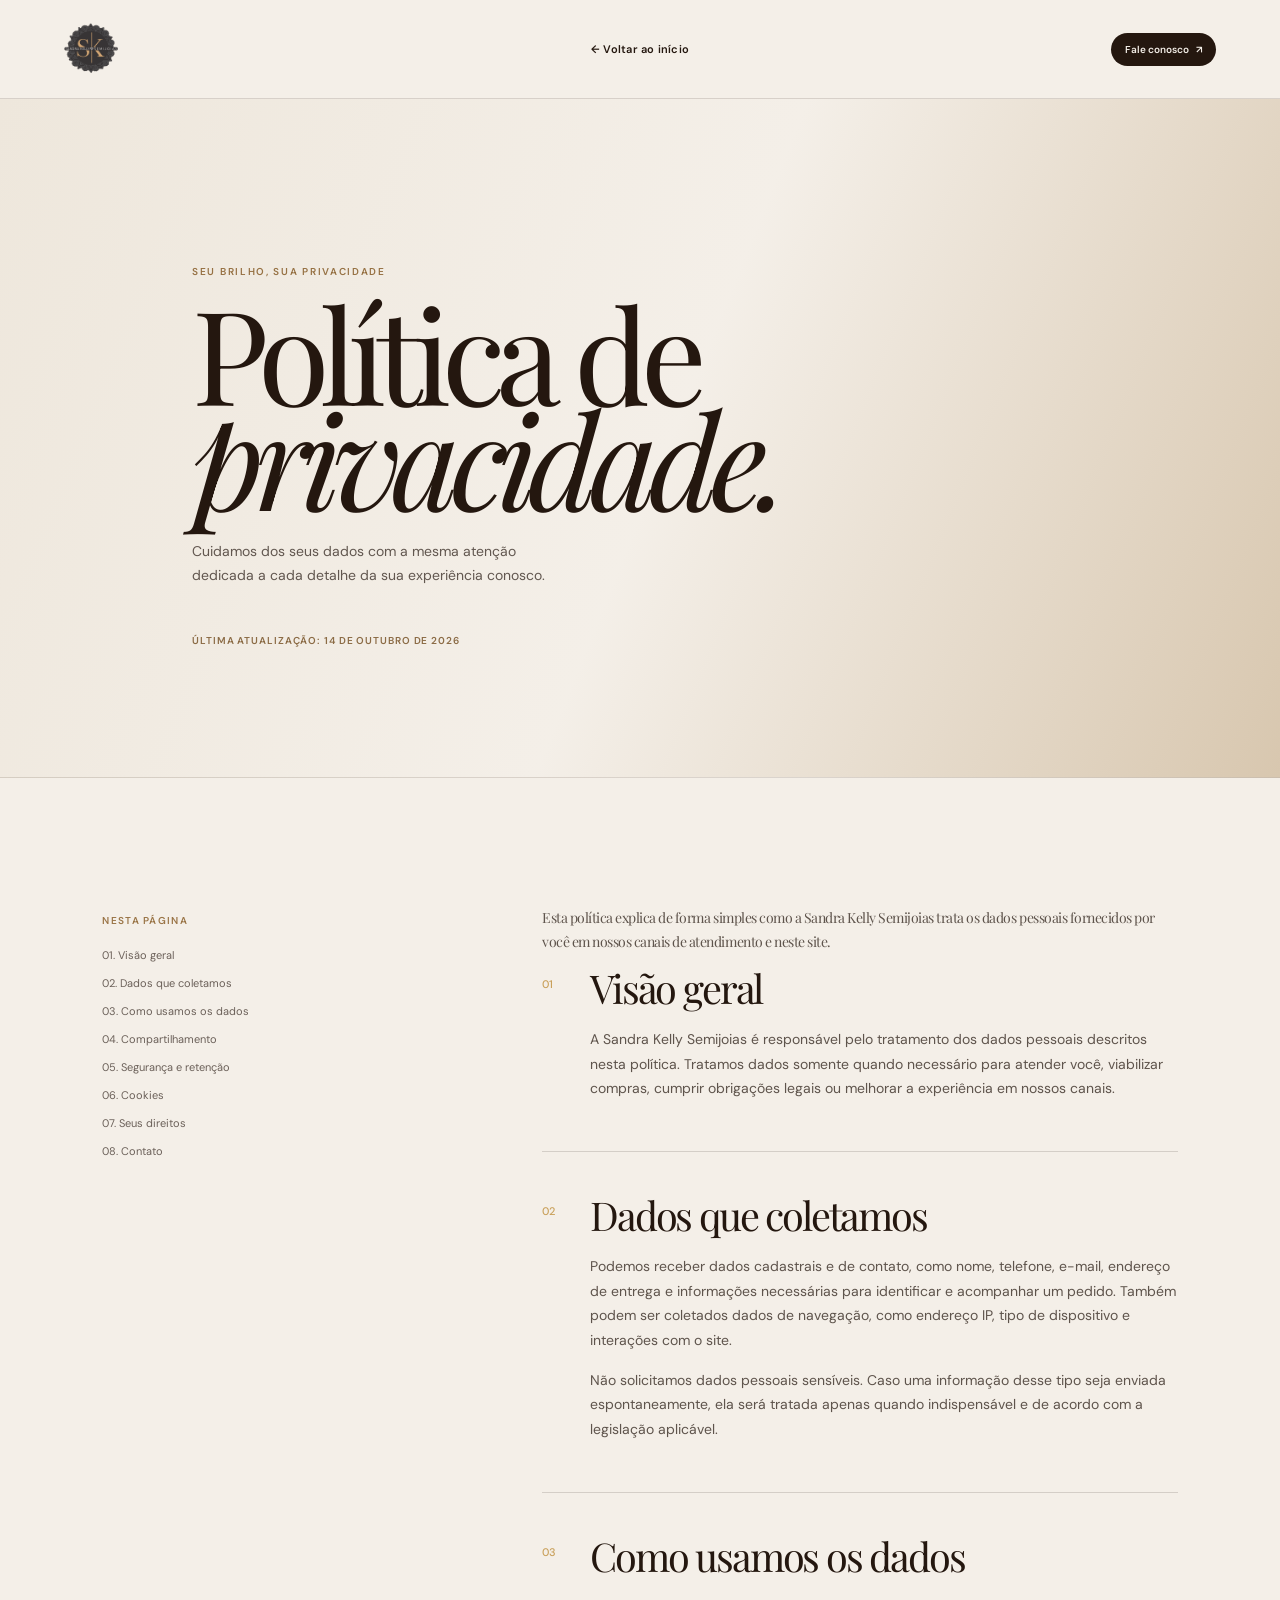
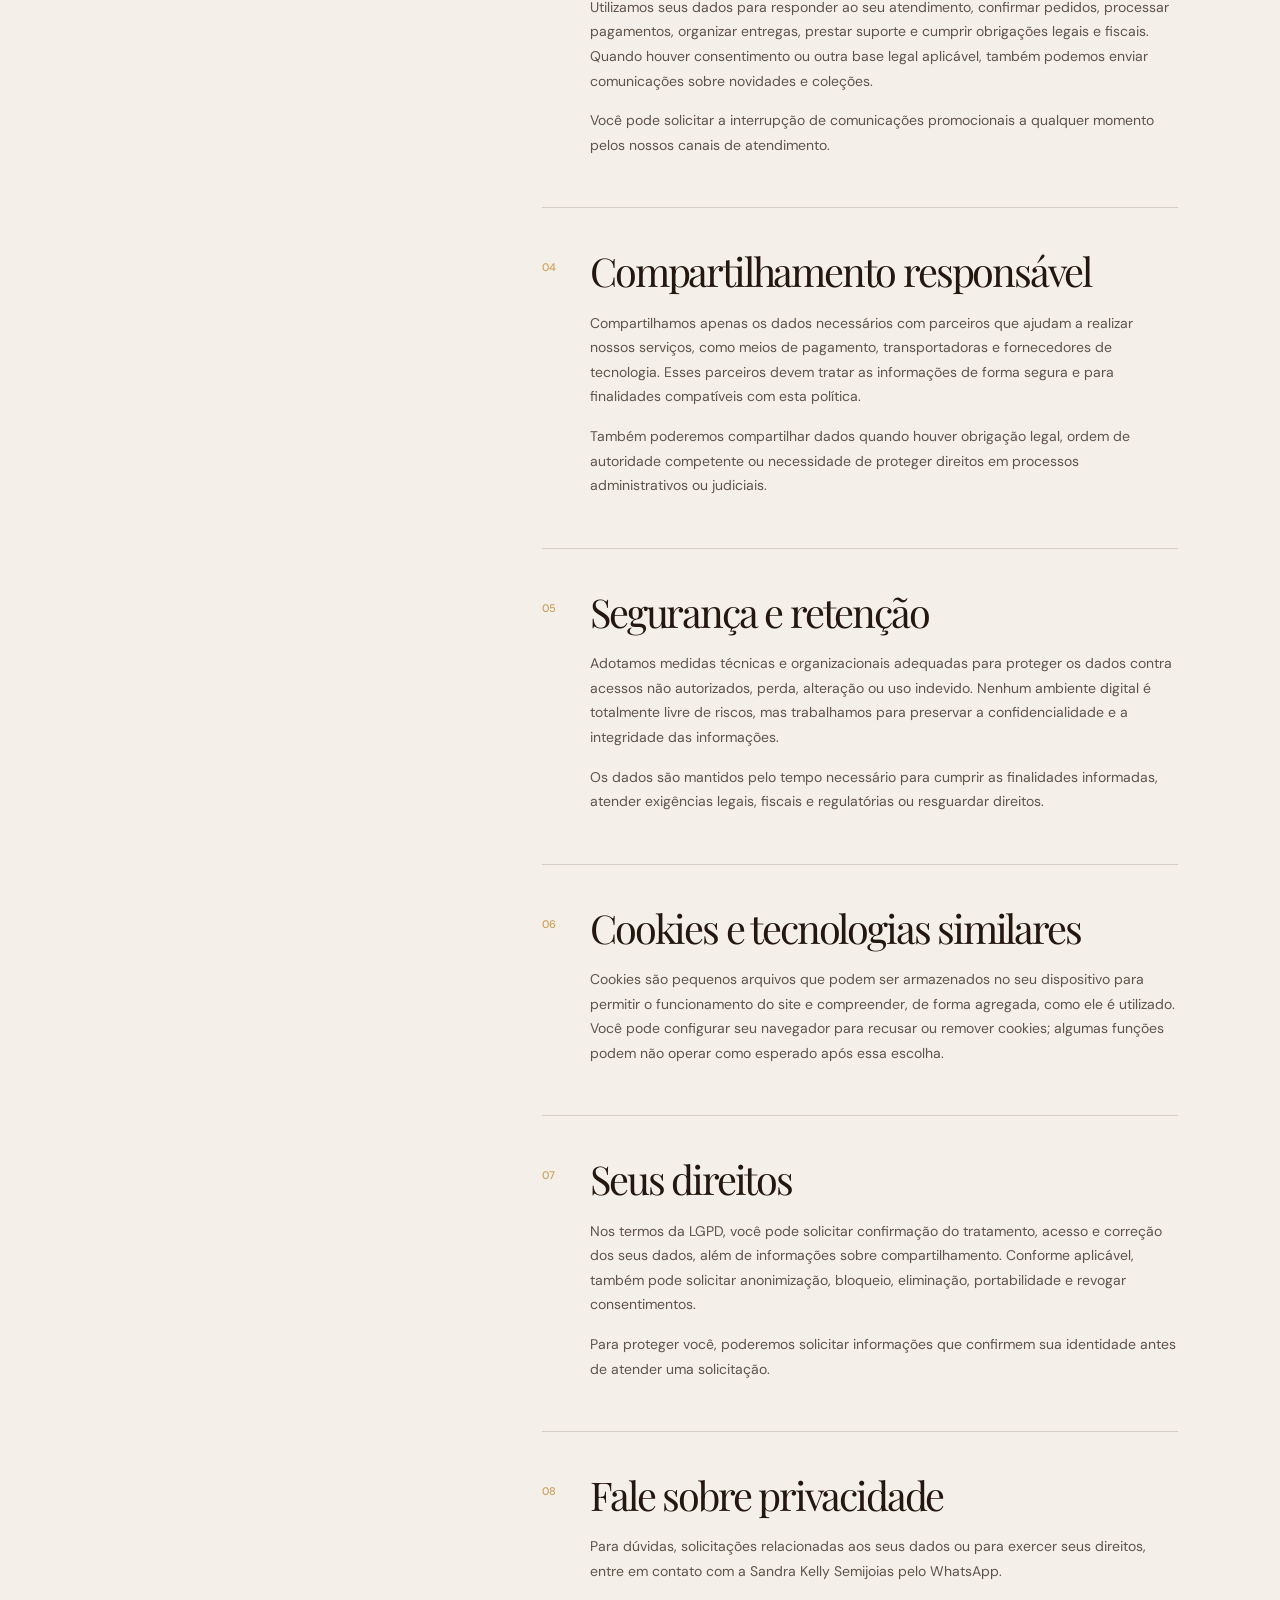
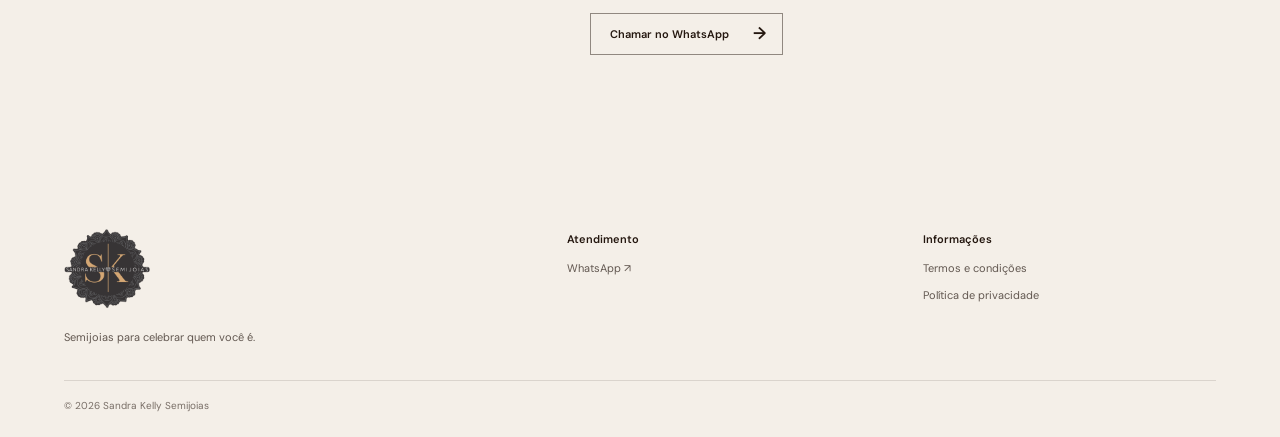
<file: privacidade.html>
<!doctype html>
<html lang="pt-BR">
  <head>
    <meta charset="UTF-8" />
    <meta name="viewport" content="width=device-width, initial-scale=1.0, viewport-fit=cover" />
    <meta name="description" content="Política de privacidade da Sandra Kelly Semijoias." />
    <title>Política de Privacidade | Sandra Kelly Semijoias</title>
    <link rel="preconnect" href="https://fonts.googleapis.com" />
    <link rel="preconnect" href="https://fonts.gstatic.com" crossorigin />
    <link href="https://fonts.googleapis.com/css2?family=DM+Sans:wght@400;500;600&family=Playfair+Display:ital,wght@0,400;0,500;1,400&display=swap" rel="stylesheet" />
    <link rel="icon" type="image/png" href="assets/logo-sandra.png" />
    <link rel="stylesheet" href="styles.css" />
  </head>
  <body class="terms-page">
    <header class="terms-header">
      <a class="brand" href="index.html" aria-label="Sandra Kelly Semijoias, página inicial">
        <img src="assets/logo-sandra.png" alt="Sandra Kelly Semijoias" />
      </a>
      <a class="terms-header__back" href="index.html">← Voltar ao início</a>
      <a class="contact" href="https://wa.me/5533998003274" target="_blank" rel="noreferrer">Fale conosco <span aria-hidden="true">↗</span></a>
    </header>

    <main>
      <section class="terms-hero privacy-hero" aria-labelledby="privacy-title">
        <p class="eyebrow eyebrow--dark">Seu brilho, sua privacidade</p>
        <h1 id="privacy-title">Política de<br /><em>privacidade.</em></h1>
        <p>Cuidamos dos seus dados com a mesma atenção dedicada a cada detalhe da sua experiência conosco.</p>
        <time datetime="2026-10-14">Última atualização: 14 de outubro de 2026</time>
      </section>

      <section class="terms-layout">
        <aside class="terms-index" aria-label="Nesta página">
          <p>Nesta página</p>
          <a href="#visao-geral">01. Visão geral</a>
          <a href="#coleta">02. Dados que coletamos</a>
          <a href="#uso">03. Como usamos os dados</a>
          <a href="#compartilhamento">04. Compartilhamento</a>
          <a href="#seguranca">05. Segurança e retenção</a>
          <a href="#cookies">06. Cookies</a>
          <a href="#direitos">07. Seus direitos</a>
          <a href="#contato">08. Contato</a>
        </aside>

        <article class="terms-content">
          <p class="terms-lead">Esta política explica de forma simples como a Sandra Kelly Semijoias trata os dados pessoais fornecidos por você em nossos canais de atendimento e neste site.</p>

          <section id="visao-geral">
            <span>01</span>
            <h2>Visão geral</h2>
            <p>A Sandra Kelly Semijoias é responsável pelo tratamento dos dados pessoais descritos nesta política. Tratamos dados somente quando necessário para atender você, viabilizar compras, cumprir obrigações legais ou melhorar a experiência em nossos canais.</p>
          </section>

          <section id="coleta">
            <span>02</span>
            <h2>Dados que coletamos</h2>
            <p>Podemos receber dados cadastrais e de contato, como nome, telefone, e-mail, endereço de entrega e informações necessárias para identificar e acompanhar um pedido. Também podem ser coletados dados de navegação, como endereço IP, tipo de dispositivo e interações com o site.</p>
            <p>Não solicitamos dados pessoais sensíveis. Caso uma informação desse tipo seja enviada espontaneamente, ela será tratada apenas quando indispensável e de acordo com a legislação aplicável.</p>
          </section>

          <section id="uso">
            <span>03</span>
            <h2>Como usamos os dados</h2>
            <p>Utilizamos seus dados para responder ao seu atendimento, confirmar pedidos, processar pagamentos, organizar entregas, prestar suporte e cumprir obrigações legais e fiscais. Quando houver consentimento ou outra base legal aplicável, também podemos enviar comunicações sobre novidades e coleções.</p>
            <p>Você pode solicitar a interrupção de comunicações promocionais a qualquer momento pelos nossos canais de atendimento.</p>
          </section>

          <section id="compartilhamento">
            <span>04</span>
            <h2>Compartilhamento responsável</h2>
            <p>Compartilhamos apenas os dados necessários com parceiros que ajudam a realizar nossos serviços, como meios de pagamento, transportadoras e fornecedores de tecnologia. Esses parceiros devem tratar as informações de forma segura e para finalidades compatíveis com esta política.</p>
            <p>Também poderemos compartilhar dados quando houver obrigação legal, ordem de autoridade competente ou necessidade de proteger direitos em processos administrativos ou judiciais.</p>
          </section>

          <section id="seguranca">
            <span>05</span>
            <h2>Segurança e retenção</h2>
            <p>Adotamos medidas técnicas e organizacionais adequadas para proteger os dados contra acessos não autorizados, perda, alteração ou uso indevido. Nenhum ambiente digital é totalmente livre de riscos, mas trabalhamos para preservar a confidencialidade e a integridade das informações.</p>
            <p>Os dados são mantidos pelo tempo necessário para cumprir as finalidades informadas, atender exigências legais, fiscais e regulatórias ou resguardar direitos.</p>
          </section>

          <section id="cookies">
            <span>06</span>
            <h2>Cookies e tecnologias similares</h2>
            <p>Cookies são pequenos arquivos que podem ser armazenados no seu dispositivo para permitir o funcionamento do site e compreender, de forma agregada, como ele é utilizado. Você pode configurar seu navegador para recusar ou remover cookies; algumas funções podem não operar como esperado após essa escolha.</p>
          </section>

          <section id="direitos">
            <span>07</span>
            <h2>Seus direitos</h2>
            <p>Nos termos da LGPD, você pode solicitar confirmação do tratamento, acesso e correção dos seus dados, além de informações sobre compartilhamento. Conforme aplicável, também pode solicitar anonimização, bloqueio, eliminação, portabilidade e revogar consentimentos.</p>
            <p>Para proteger você, poderemos solicitar informações que confirmem sua identidade antes de atender uma solicitação.</p>
          </section>

          <section id="contato">
            <span>08</span>
            <h2>Fale sobre privacidade</h2>
            <p>Para dúvidas, solicitações relacionadas aos seus dados ou para exercer seus direitos, entre em contato com a Sandra Kelly Semijoias pelo WhatsApp.</p>
            <a class="button terms-contact" href="https://wa.me/5533998003274" target="_blank" rel="noreferrer">Chamar no WhatsApp <span aria-hidden="true">→</span></a>
          </section>
        </article>
      </section>
    </main>

    <footer class="footer terms-footer">
      <div class="footer__brand">
        <a class="brand" href="index.html"><img src="assets/logo-sandra.png" alt="Sandra Kelly Semijoias" /></a>
        <p>Semijoias para celebrar quem você é.</p>
      </div>
      <div class="footer__column">
        <h3>Atendimento</h3>
        <a href="https://wa.me/5533998003274" target="_blank" rel="noreferrer">WhatsApp ↗</a>
      </div>
      <nav class="footer__column" aria-label="Informações">
        <h3>Informações</h3>
        <a class="footer__terms" href="termos.html">Termos e condições</a>
        <a class="footer__privacy" href="privacidade.html">Política de privacidade</a>
      </nav>
      <div class="footer__bottom">
        <small>© <span id="year"></span> Sandra Kelly Semijoias</small>
      </div>
    </footer>
    <script>document.getElementById('year').textContent = new Date().getFullYear();</script>
  </body>
</html>
</file>
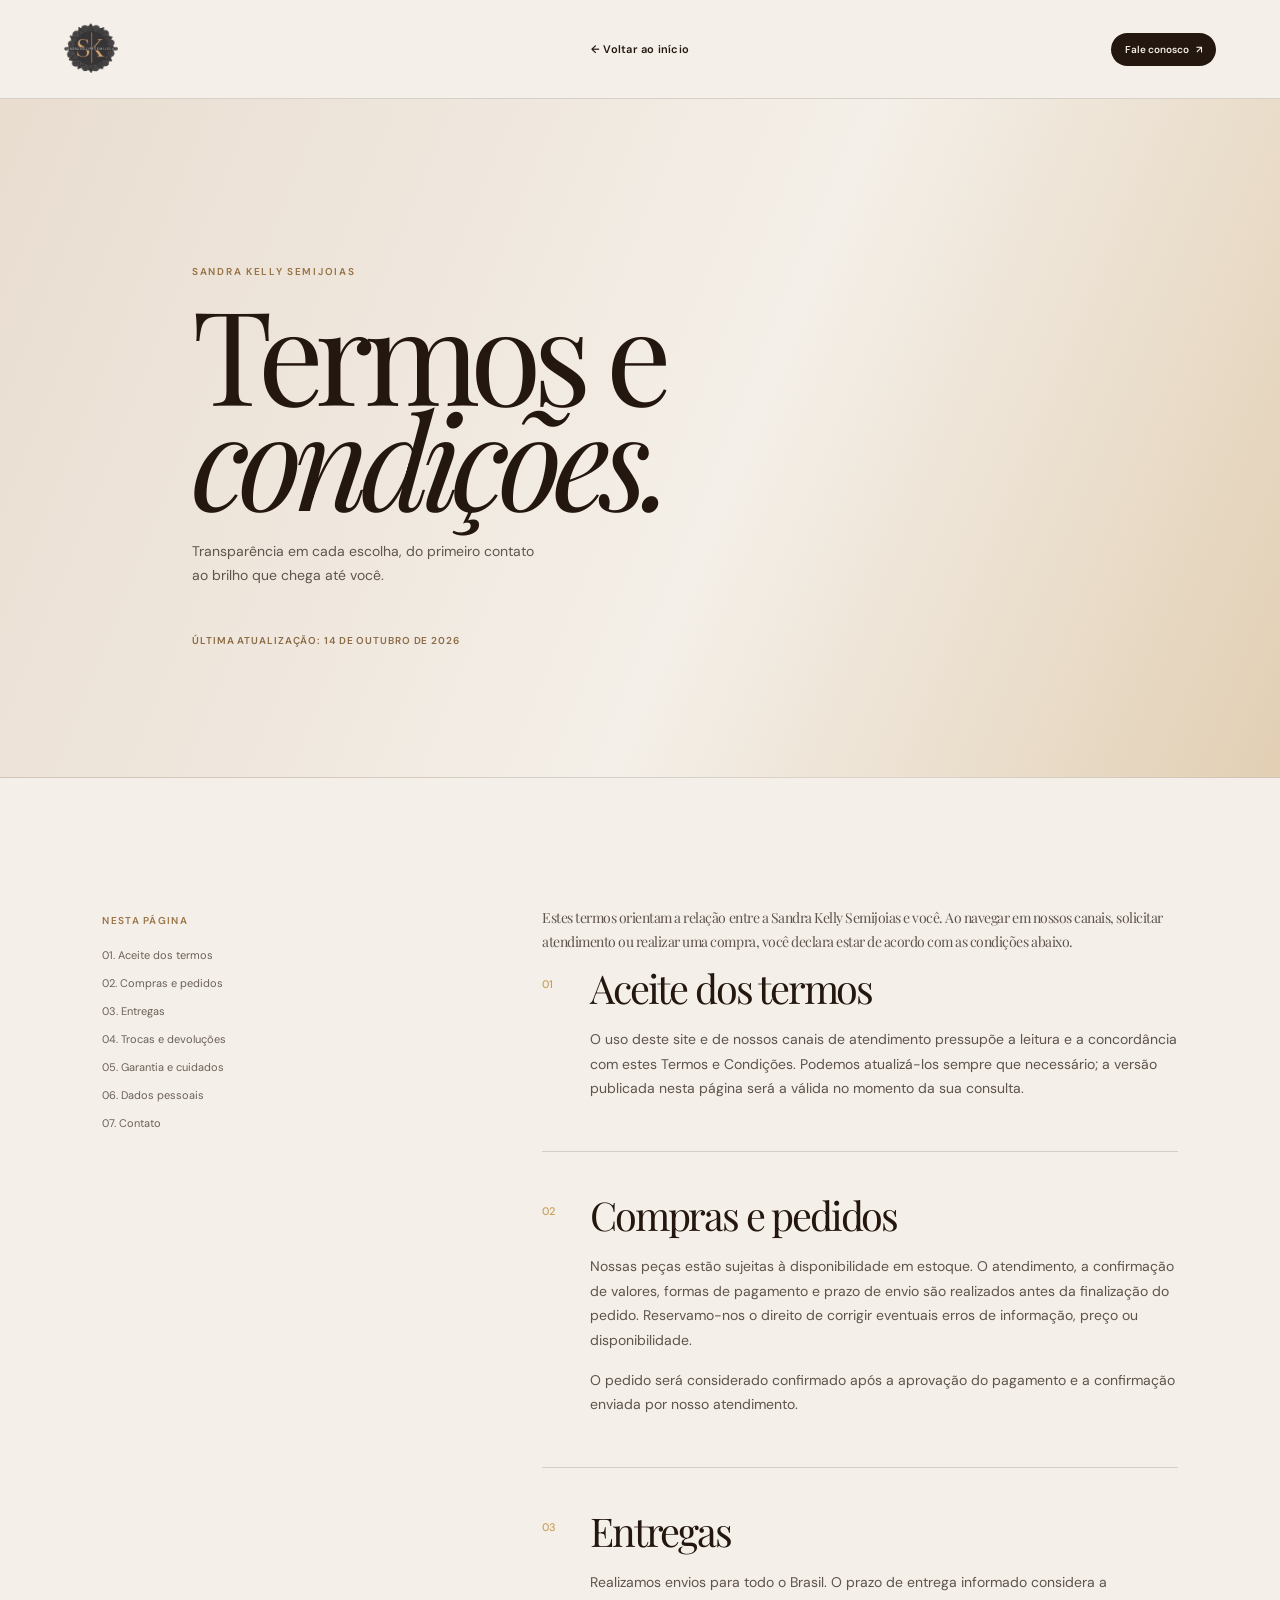
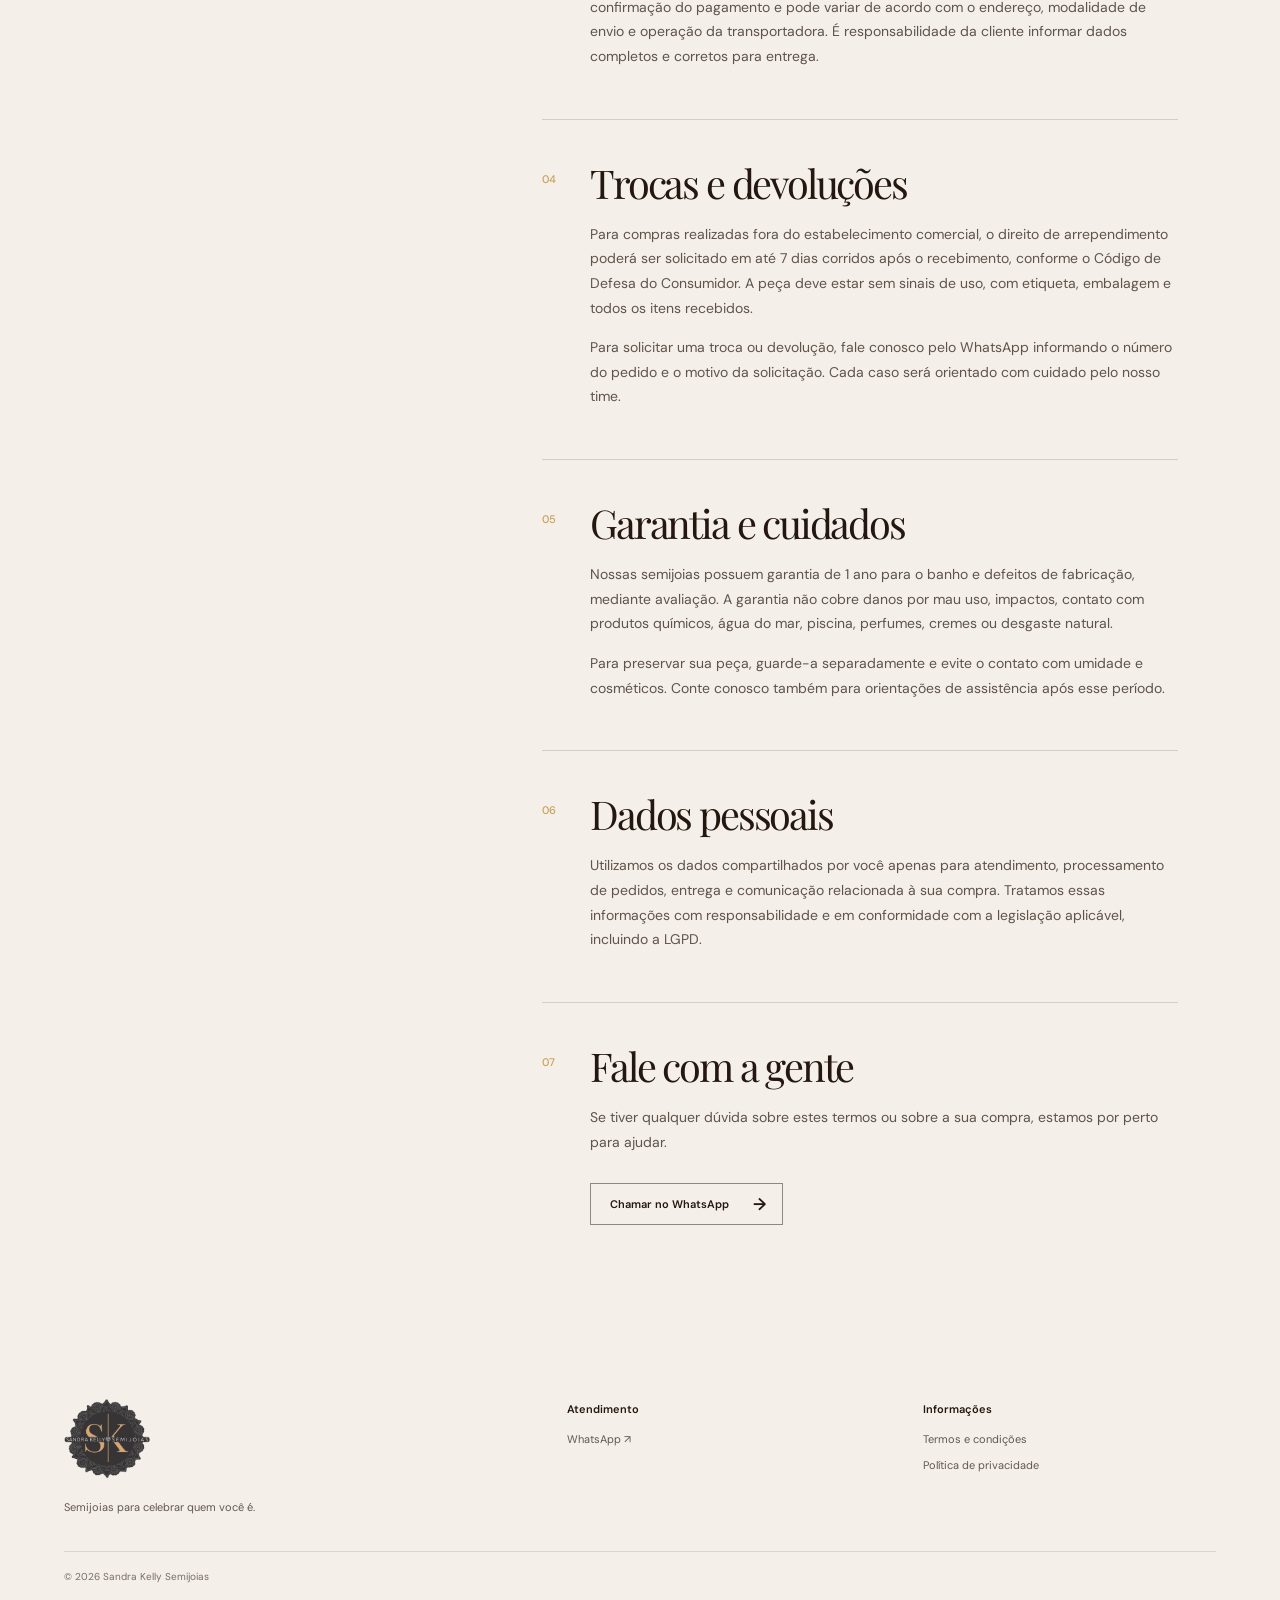
<file: termos.html>
<!doctype html>
<html lang="pt-BR">
  <head>
    <meta charset="UTF-8" />
    <meta name="viewport" content="width=device-width, initial-scale=1.0, viewport-fit=cover" />
    <meta name="description" content="Termos e condições de uso da Sandra Kelly Semijoias." />
    <title>Termos e condições | Sandra Kelly Semijoias</title>
    <link rel="preconnect" href="https://fonts.googleapis.com" />
    <link rel="preconnect" href="https://fonts.gstatic.com" crossorigin />
    <link href="https://fonts.googleapis.com/css2?family=DM+Sans:wght@400;500;600&family=Playfair+Display:ital,wght@0,400;0,500;1,400&display=swap" rel="stylesheet" />
    <link rel="icon" type="image/png" href="assets/logo-sandra.png" />
    <link rel="stylesheet" href="styles.css" />
  </head>
  <body class="terms-page">
    <header class="terms-header">
      <a class="brand" href="index.html" aria-label="Sandra Kelly Semijoias, página inicial">
        <img src="assets/logo-sandra.png" alt="Sandra Kelly Semijoias" />
      </a>
      <a class="terms-header__back" href="index.html">← Voltar ao início</a>
      <a class="contact" href="https://wa.me/5533998003274" target="_blank" rel="noreferrer">Fale conosco <span aria-hidden="true">↗</span></a>
    </header>

    <main>
      <section class="terms-hero" aria-labelledby="terms-title">
        <p class="eyebrow eyebrow--dark">Sandra Kelly Semijoias</p>
        <h1 id="terms-title">Termos e<br /><em>condições.</em></h1>
        <p>Transparência em cada escolha, do primeiro contato ao brilho que chega até você.</p>
        <time datetime="2026-10-14">Última atualização: 14 de outubro de 2026</time>
      </section>

      <section class="terms-layout">
        <aside class="terms-index" aria-label="Nesta página">
          <p>Nesta página</p>
          <a href="#aceite">01. Aceite dos termos</a>
          <a href="#compras">02. Compras e pedidos</a>
          <a href="#entregas">03. Entregas</a>
          <a href="#trocas">04. Trocas e devoluções</a>
          <a href="#garantia">05. Garantia e cuidados</a>
          <a href="#dados">06. Dados pessoais</a>
          <a href="#contato">07. Contato</a>
        </aside>

        <article class="terms-content">
          <p class="terms-lead">Estes termos orientam a relação entre a Sandra Kelly Semijoias e você. Ao navegar em nossos canais, solicitar atendimento ou realizar uma compra, você declara estar de acordo com as condições abaixo.</p>

          <section id="aceite">
            <span>01</span>
            <h2>Aceite dos termos</h2>
            <p>O uso deste site e de nossos canais de atendimento pressupõe a leitura e a concordância com estes Termos e Condições. Podemos atualizá-los sempre que necessário; a versão publicada nesta página será a válida no momento da sua consulta.</p>
          </section>

          <section id="compras">
            <span>02</span>
            <h2>Compras e pedidos</h2>
            <p>Nossas peças estão sujeitas à disponibilidade em estoque. O atendimento, a confirmação de valores, formas de pagamento e prazo de envio são realizados antes da finalização do pedido. Reservamo-nos o direito de corrigir eventuais erros de informação, preço ou disponibilidade.</p>
            <p>O pedido será considerado confirmado após a aprovação do pagamento e a confirmação enviada por nosso atendimento.</p>
          </section>

          <section id="entregas">
            <span>03</span>
            <h2>Entregas</h2>
            <p>Realizamos envios para todo o Brasil. O prazo de entrega informado considera a confirmação do pagamento e pode variar de acordo com o endereço, modalidade de envio e operação da transportadora. É responsabilidade da cliente informar dados completos e corretos para entrega.</p>
          </section>

          <section id="trocas">
            <span>04</span>
            <h2>Trocas e devoluções</h2>
            <p>Para compras realizadas fora do estabelecimento comercial, o direito de arrependimento poderá ser solicitado em até 7 dias corridos após o recebimento, conforme o Código de Defesa do Consumidor. A peça deve estar sem sinais de uso, com etiqueta, embalagem e todos os itens recebidos.</p>
            <p>Para solicitar uma troca ou devolução, fale conosco pelo WhatsApp informando o número do pedido e o motivo da solicitação. Cada caso será orientado com cuidado pelo nosso time.</p>
          </section>

          <section id="garantia">
            <span>05</span>
            <h2>Garantia e cuidados</h2>
            <p>Nossas semijoias possuem garantia de 1 ano para o banho e defeitos de fabricação, mediante avaliação. A garantia não cobre danos por mau uso, impactos, contato com produtos químicos, água do mar, piscina, perfumes, cremes ou desgaste natural.</p>
            <p>Para preservar sua peça, guarde-a separadamente e evite o contato com umidade e cosméticos. Conte conosco também para orientações de assistência após esse período.</p>
          </section>

          <section id="dados">
            <span>06</span>
            <h2>Dados pessoais</h2>
            <p>Utilizamos os dados compartilhados por você apenas para atendimento, processamento de pedidos, entrega e comunicação relacionada à sua compra. Tratamos essas informações com responsabilidade e em conformidade com a legislação aplicável, incluindo a LGPD.</p>
          </section>

          <section id="contato">
            <span>07</span>
            <h2>Fale com a gente</h2>
            <p>Se tiver qualquer dúvida sobre estes termos ou sobre a sua compra, estamos por perto para ajudar.</p>
            <a class="button terms-contact" href="https://wa.me/5533998003274" target="_blank" rel="noreferrer">Chamar no WhatsApp <span aria-hidden="true">→</span></a>
          </section>
        </article>
      </section>
    </main>

    <footer class="footer terms-footer">
      <div class="footer__brand">
        <a class="brand" href="index.html"><img src="assets/logo-sandra.png" alt="Sandra Kelly Semijoias" /></a>
        <p>Semijoias para celebrar quem você é.</p>
      </div>
      <div class="footer__column">
        <h3>Atendimento</h3>
        <a href="https://wa.me/5533998003274" target="_blank" rel="noreferrer">WhatsApp ↗</a>
      </div>
      <nav class="footer__column" aria-label="Informações">
        <h3>Informações</h3>
        <a class="footer__terms" href="termos.html">Termos e condições</a>
        <a class="footer__privacy" href="privacidade.html">Política de privacidade</a>
      </nav>
      <div class="footer__bottom">
        <small>© <span id="year"></span> Sandra Kelly Semijoias</small>
      </div>
    </footer>
    <script>document.getElementById('year').textContent = new Date().getFullYear();</script>
  </body>
</html>
</file>
<file: styles.css>
:root {
  --cream: #f4efe8;
  --ink: #24170f;
  --gold: #c9a05a;
  --photo-bridge-height: clamp(340px, 39vw, 600px);
}

* { box-sizing: border-box; }
html { scroll-behavior: smooth; scroll-padding-top: 24px; }
body { margin: 0; color: var(--cream); background: var(--ink); font-family: "DM Sans", Arial, sans-serif; }
a { color: inherit; text-decoration: none; }
img { max-width: 100%; }
button { font: inherit; }
a, button { -webkit-tap-highlight-color: transparent; }
a:focus-visible, button:focus-visible { outline: 2px solid var(--gold); outline-offset: 5px; }
.section > *, .collections__heading > *, .terms-layout > *, .footer > * { min-width: 0; }
.menu-toggle { display: none; }
.nav[hidden] { display: none; }

.hero {
  isolation: isolate;
  min-height: 90svh;
  padding: 30px clamp(24px, 5vw, 80px) 27px;
  display: flex;
  flex-direction: column;
  position: relative;
  overflow: hidden;
}

.hero__photo, .hero__veil { position: absolute; inset: 0; z-index: -2; }
.hero__photo {
  background: #422718 url("https://images.unsplash.com/photo-1611085583191-a3b181a88401?auto=format&fit=crop&w=2200&q=90") center 38% / cover no-repeat;
  filter: saturate(.65) contrast(1.05);
  transform: scale(1.012);
}
.hero__veil {
  z-index: -1;
  background: linear-gradient(90deg, rgba(22, 12, 7, .79) 0%, rgba(31, 17, 10, .48) 40%, rgba(21, 10, 5, .08) 76%), linear-gradient(0deg, rgba(18, 9, 5, .48), transparent 35%);
}

.topbar { display: grid; grid-template-columns: 1fr auto 1fr; align-items: center; gap: 24px; border: 1px solid rgba(244,239,232,.43); border-radius: 100px; padding: 12px 17px 12px 24px; backdrop-filter: blur(5px); }
.brand { display: flex; align-items: center; width: 54px; }
.brand img { display: block; width: 100%; height: auto; }
.nav { display: flex; gap: clamp(16px, 2.8vw, 42px); font-size: 11px; }
.nav a { opacity: .72; transition: opacity .2s; }.nav a:hover, .nav__active { opacity: 1 !important; }
.contact { justify-self: end; border-radius: 30px; background: var(--cream); color: var(--ink); padding: 10px 14px; font-size: 10px; font-weight: 600; white-space: nowrap; }.contact span { margin-left: 5px; }

.hero__content { width: min(625px, 100%); margin: auto 0; padding: clamp(20px, 3svh, 32px) 0; }
.eyebrow { margin: 0 0 22px; color: #e2c68f; font-size: 10px; font-weight: 600; letter-spacing: .17em; text-transform: uppercase; }
h1 { margin: 0; font: 400 clamp(59px, 8.1vw, 130px)/.83 "Playfair Display", Georgia, serif; letter-spacing: -.07em; }
h1 em { font-weight: 400; }
.hero__intro { max-width: 352px; margin: 24px 0; font-size: 13px; line-height: 1.6; color: rgba(244,239,232,.84); }
.button { display: inline-flex; gap: 24px; align-items: center; padding: 13px 16px 13px 19px; border: 1px solid rgba(244,239,232,.61); font-size: 11px; font-weight: 600; transition: background .2s, color .2s; }.button:hover { background: var(--cream); color: var(--ink); }.button span { font-size: 17px; line-height: .5; }

.hero__footer { display: flex; justify-content: space-between; align-items: center; color: rgba(244,239,232,.73); font-size: 10px; letter-spacing: .04em; }
.scroll { display: flex; gap: 11px; align-items: center; }.scroll i { width: 35px; height: 1px; display: inline-block; background: currentColor; }

/* The staggered photo collage connects the campaign to the brand story. */
.photo-bridge { position: relative; z-index: 1; overflow: hidden; height: var(--photo-bridge-height); margin-block: calc(var(--photo-bridge-height) / -2); background: transparent; pointer-events: none; }
.hero__footer { margin-bottom: calc(var(--photo-bridge-height) / 2); }
#sobre { padding-top: calc(clamp(78px, 11vw, 170px) + var(--photo-bridge-height) / 2); }
.photo-bridge__canvas { position: absolute; inset: 0; max-width: 1800px; margin-inline: auto; }
.photo-bridge__card { position: absolute; width: 16%; overflow: hidden; background: #b6a789; box-shadow: 0 8px 22px rgba(36,23,15,.1); transform: translateY(var(--drift, 0px)); }
.photo-bridge__card img { display: block; width: 100%; height: 100%; object-fit: cover; filter: saturate(.65) sepia(.12); transition: transform .8s ease; }
.photo-bridge__card--1 { left: -2%; top: 7%; height: 64%; }
.photo-bridge__card--2 { left: 9%; top: 57%; height: 38%; width: 17%; z-index: 2; }
.photo-bridge__card--3 { left: 25%; top: 24%; height: 65%; }
.photo-bridge__card--4 { left: 44%; top: 10%; height: 43%; width: 19%; z-index: 2; }
.photo-bridge__card--5 { left: 47%; top: 48%; height: 43%; width: 16%; }
.photo-bridge__card--6 { left: 67%; top: 29%; height: 59%; }
.photo-bridge__card--7 { left: 87%; top: 16%; height: 68%; }
@media (max-width: 680px) {
  :root { --photo-bridge-height: 340px; }
  .photo-bridge__canvas { left: 50%; right: auto; width: 720px; transform: translateX(-50%); }
}
@media (prefers-reduced-motion: reduce) {
  .photo-bridge__card { transform: none; }
}

.section { padding: clamp(78px, 11vw, 170px) clamp(24px, 8vw, 130px); }
.section--cream { color: var(--ink); background: var(--cream); }
.section-label { display: flex; align-items: center; gap: 12px; color: rgba(36,23,15,.56); font-size: 10px; font-weight: 600; letter-spacing: .12em; text-transform: uppercase; }.section-label span { color: var(--gold); }
h2 { margin: 0; font: 400 clamp(43px, 5.2vw, 82px)/.91 "Playfair Display", Georgia, serif; letter-spacing: -.065em; } h2 em { font-weight: 400; }
.eyebrow--dark { color: #967143; }.body-copy { max-width: 390px; font-size: 14px; line-height: 1.72; color: rgba(36,23,15,.73); }.text-link { display: inline-flex; gap: 16px; align-items: center; padding-bottom: 7px; border-bottom: 1px solid currentColor; font-size: 11px; font-weight: 600; }.text-link span { font-size: 16px; }

.manifesto { display: grid; grid-template-columns: .65fr 1.25fr 1fr; align-items: end; gap: clamp(30px, 6vw, 105px); }.manifesto__content h2 { margin-bottom: 26px; }.manifesto__content .body-copy { margin-bottom: 28px; }.image-frame { background-size: cover; background-position: center; }.manifesto__image { aspect-ratio: .72; min-height: 420px; background-image: url("https://images.unsplash.com/photo-1535632066927-ab7c9ab60908?auto=format&fit=crop&w=1100&q=85"); }

.collections { background: #28170f; }.collections__heading { display: grid; grid-template-columns: .65fr 1.2fr .65fr; align-items: end; gap: 30px; margin-bottom: 52px; }.collections .section-label, .collections__heading p { color: rgba(244,239,232,.59); }.collections__heading p { margin: 0 0 5px; max-width: 190px; font-size: 12px; line-height: 1.55; }.collection-grid { display: grid; grid-template-columns: 1.1fr .9fr 1.08fr; gap: 12px; }.collection-card { min-height: clamp(330px, 43vw, 570px); position: relative; overflow: hidden; display: flex; flex-direction: column; justify-content: space-between; padding: 19px; background-size: cover; background-position: center; font: 400 clamp(28px, 3.2vw, 49px)/1 "Playfair Display", Georgia, serif; }.collection-card::before { position: absolute; content: ""; inset: 0; background: linear-gradient(0deg, rgba(14,7,3,.72), transparent 55%); transition: background .3s; }.collection-card:hover::before { background: linear-gradient(0deg, rgba(14,7,3,.8), rgba(14,7,3,.13)); }.collection-card span, .collection-card i { z-index: 1; }.collection-card i { font: 500 10px "DM Sans", sans-serif; opacity: 0; transform: translateY(8px); transition: .25s; }.collection-card:hover i { opacity: 1; transform: translateY(0); }.collection-card--rings { background-image: url("https://images.unsplash.com/photo-1605100804763-247f67b3557e?auto=format&fit=crop&w=1000&q=85"); }.collection-card--necklaces { background-image: url("https://images.unsplash.com/photo-1599643478518-a784e5dc4c8f?auto=format&fit=crop&w=1000&q=85"); }.collection-card--earrings { background-image: url("https://images.unsplash.com/photo-1635767798638-3e25273a8236?auto=format&fit=crop&w=1000&q=85"); }

.care { display: grid; grid-template-columns: 1fr 1fr; padding: 0; align-items: stretch; }.care__image { min-height: 600px; background-image: url("https://images.unsplash.com/photo-1617038220319-276d3cfab638?auto=format&fit=crop&w=1350&q=85"); }.care__content { padding: clamp(70px, 10vw, 145px); display: flex; flex-direction: column; justify-content: center; }.care__content h2 { margin: 32px 0 25px; }.care__notes { margin-top: 31px; display: grid; gap: 11px; color: #876a46; font-size: 10px; font-weight: 600; letter-spacing: .07em; text-transform: uppercase; }.care__notes span::before { content: "✦"; margin-right: 9px; color: var(--gold); }

.visit { min-height: 640px; display: grid; grid-template-columns: 1fr 1fr; align-items: end; background: #190d07 url("https://images.unsplash.com/photo-1515562141207-7a88fb7ce338?auto=format&fit=crop&w=2000&q=85") center / cover no-repeat; position: relative; isolation: isolate; }.visit::before { content: ""; position: absolute; inset: 0; z-index: -1; background: rgba(24,12,7,.68); }.visit h2 { margin: 18px 0 27px; }.visit .body-copy { color: rgba(244,239,232,.76); margin-bottom: 29px; }.visit__address { justify-self: end; padding: 24px; border: 1px solid rgba(244,239,232,.38); width: min(320px, 100%); font: 400 15px/1.6 "Playfair Display", Georgia, serif; font-style: normal; }.visit__address a { font: 600 11px "DM Sans", sans-serif; letter-spacing: .08em; }

.map-section { padding: clamp(75px, 10vw, 125px) clamp(24px, 8vw, 130px); color: var(--ink); background: #e7d0aa; }.map-section__title { margin-bottom: 38px; }.map-section h2 { margin-top: 18px; }.store-map { width: 100%; height: clamp(330px, 43vw, 560px); display: block; filter: saturate(.78) contrast(.96); }

.footer {
  padding: 44px clamp(24px, 5vw, 80px) 22px;
  display: grid;
  grid-template-columns: minmax(0, 1.5fr) repeat(2, minmax(0, 1fr));
  align-items: start;
  column-gap: clamp(24px, 5vw, 80px);
  row-gap: 34px;
  color: var(--ink);
  background: var(--cream);
  font-size: 11px;
  line-height: 1.6;
}
.footer .brand { width: 86px; }
.footer__brand p { max-width: 240px; margin: 16px 0 0; color: rgba(36,23,15,.7); }
.footer__column { display: grid; justify-items: start; gap: 9px; padding-top: 4px; }
.footer__column h3 { margin: 0 0 3px; font-size: 11px; font-weight: 600; }
.footer__column a { color: rgba(36,23,15,.7); text-underline-offset: 4px; }
.footer__column a:hover, .footer__column a:focus-visible { color: var(--ink); text-decoration: underline; }
.footer__bottom { grid-column: 1 / -1; padding-top: 16px; border-top: 1px solid rgba(36,23,15,.12); }
.footer__bottom small { color: rgba(36,23,15,.6); font-size: 10px; }
.whatsapp-float { position: fixed; z-index: 10; right: 23px; bottom: 23px; display: inline-flex; align-items: center; justify-content: center; width: 48px; height: 48px; padding: 9px; border: 1px solid rgba(255,255,255,.34); border-radius: 50%; color: white; background: #25d366; box-shadow: 0 12px 30px rgba(16,61,34,.32); animation: whatsapp-enter .7s .8s both, whatsapp-pulse 2.8s 2s infinite; transition: transform .2s, background .2s; }.whatsapp-float:hover { background: #1fae55; transform: translateY(-3px); animation-play-state: paused; }.whatsapp-float img { display: block; width: 26px; height: 26px; object-fit: contain; }
@keyframes whatsapp-enter { from { opacity: 0; transform: translateY(14px) scale(.92); } to { opacity: 1; transform: translateY(0) scale(1); } }
@keyframes whatsapp-pulse { 0%, 100% { box-shadow: 0 12px 30px rgba(16,61,34,.32), 0 0 0 0 rgba(37,211,102,.3); } 45% { box-shadow: 0 12px 30px rgba(16,61,34,.32), 0 0 0 11px rgba(37,211,102,0); } }

/* Terms and conditions */
.terms-page { color: var(--ink); background: var(--cream); }
.terms-header { display: grid; grid-template-columns: 1fr auto 1fr; align-items: center; gap: 24px; padding: 22px clamp(24px, 5vw, 80px); border-bottom: 1px solid rgba(36,23,15,.14); }
.terms-header .contact { color: var(--cream); background: var(--ink); }
.terms-header__back { font-size: 11px; font-weight: 600; letter-spacing: .02em; transition: opacity .2s; }.terms-header__back:hover { opacity: .58; }
.terms-hero { padding: clamp(90px, 13vw, 180px) clamp(24px, 15vw, 240px) clamp(78px, 10vw, 145px); background: linear-gradient(112deg, #e9ddd0 0%, #f4efe8 57%, #e2cfb4 100%); border-bottom: 1px solid rgba(36,23,15,.12); }
.privacy-hero { background: linear-gradient(112deg, #eee7dc 0%, #f4efe8 52%, #d8c7af 100%); }
.terms-hero h1 { color: var(--ink); font-size: clamp(68px, 10.2vw, 155px); line-height: .8; }
.terms-hero > p:not(.eyebrow) { max-width: 360px; margin: 31px 0 40px; color: rgba(36,23,15,.7); font-size: 14px; line-height: 1.7; }
.terms-hero time { color: #8b6b45; font-size: 10px; font-weight: 600; letter-spacing: .09em; text-transform: uppercase; }
.terms-layout { display: grid; grid-template-columns: minmax(190px, .64fr) minmax(0, 1.36fr); gap: clamp(52px, 11vw, 180px); max-width: 1280px; margin: 0 auto; padding: clamp(72px, 10vw, 145px) clamp(24px, 8vw, 130px); }
.terms-index { align-self: start; position: sticky; top: 30px; display: grid; gap: 14px; padding-top: 8px; }
.terms-index p { margin: 0 0 7px; color: #9a7547; font-size: 10px; font-weight: 600; letter-spacing: .13em; text-transform: uppercase; }
.terms-index a { color: rgba(36,23,15,.66); font-size: 11px; transition: color .2s, padding-left .2s; }.terms-index a:hover { color: var(--ink); padding-left: 5px; }
.terms-content { max-width: 650px; }
.terms-lead { margin: 0 0 83px; font: 400 clamp(24px, 2.35vw, 33px)/1.24 "Playfair Display", Georgia, serif; letter-spacing: -.035em; }
.terms-content section { position: relative; padding: 0 0 50px 48px; margin-bottom: 45px; border-bottom: 1px solid rgba(36,23,15,.15); }
.terms-content section > span { position: absolute; top: 7px; left: 0; color: var(--gold); font: 500 11px "DM Sans", sans-serif; }
.terms-content h2 { margin-bottom: 21px; font-size: clamp(31px, 3.1vw, 45px); letter-spacing: -.055em; }
.terms-content p { margin: 0 0 15px; color: rgba(36,23,15,.72); font-size: 14px; line-height: 1.76; }.terms-content p:last-child { margin-bottom: 0; }
.terms-content section:last-child { border: 0; margin-bottom: 0; padding-bottom: 0; }
.terms-contact { margin-top: 14px; color: var(--ink); border-color: rgba(36,23,15,.48); }.terms-contact:hover { color: var(--cream); background: var(--ink); }

.reveal { transition: opacity .75s cubic-bezier(.2,.7,.2,1), transform .75s cubic-bezier(.2,.7,.2,1); }.reveal.is-pending { opacity: 0; transform: translateY(27px); }.reveal.is-visible { opacity: 1; transform: none; }

@media (max-width: 1100px) {
  .manifesto { grid-template-columns: repeat(2, minmax(0, 1fr)); gap: 36px; align-items: center; }
  .manifesto > .section-label { grid-column: 1 / -1; }
  .collections__heading { grid-template-columns: minmax(0, 1.4fr) minmax(0, 1fr); gap: 28px; }
  .collections__heading > .section-label { grid-column: 1 / -1; }
  .collections__heading p { max-width: 260px; }
  .care__content { padding: 64px clamp(28px, 5vw, 64px); }
  .visit { gap: 36px; }
  .terms-layout { grid-template-columns: minmax(160px, .55fr) minmax(0, 1.45fr); gap: 40px; }
}

@media (hover: none), (pointer: coarse) {
  .collection-card i { opacity: 1; transform: none; }
}
.collection-card:focus-visible i { opacity: 1; transform: none; }

@media (max-width: 760px) {
  body { font-size: 16px; }
  .hero {
    min-height: 90vh;
    min-height: 90svh;
    padding: max(16px, env(safe-area-inset-top)) max(18px, env(safe-area-inset-right)) max(24px, env(safe-area-inset-bottom)) max(18px, env(safe-area-inset-left));
  }
  .topbar { grid-template-columns: minmax(0, 1fr) auto; gap: 8px; padding: 8px 12px; border-radius: 30px; }
  .topbar .brand { grid-column: 1; grid-row: 1; }
  .brand { width: 48px; min-height: 44px; }
  .contact { display: inline-flex; align-items: center; justify-content: center; min-height: 44px; padding: 10px 12px; font-size: 12px; }
  .topbar .contact { grid-column: 2; grid-row: 1; }
  .topbar.has-menu { grid-template-columns: minmax(0, 1fr) auto auto; }
  .topbar.has-menu .contact { grid-column: 2; }
  .topbar.has-menu .menu-toggle {
    grid-column: 3;
    grid-row: 1;
    display: flex;
    flex-direction: column;
    align-items: center;
    justify-content: center;
    gap: 5px;
    width: 44px;
    height: 44px;
    padding: 10px;
    border: 0;
    border-radius: 50%;
    color: var(--cream);
    background: transparent;
    cursor: pointer;
  }
  .menu-toggle span { display: block; width: 20px; height: 1px; background: currentColor; transition: transform .2s, opacity .2s; }
  .menu-toggle[aria-expanded="true"] span:nth-child(1) { transform: translateY(6px) rotate(45deg); }
  .menu-toggle[aria-expanded="true"] span:nth-child(2) { opacity: 0; }
  .menu-toggle[aria-expanded="true"] span:nth-child(3) { transform: translateY(-6px) rotate(-45deg); }
  .nav { grid-column: 1 / -1; grid-row: 2; display: flex; flex-wrap: wrap; gap: 4px 12px; padding-top: 8px; border-top: 1px solid rgba(244,239,232,.25); font-size: 14px; }
  .nav a { display: flex; align-items: center; min-height: 44px; padding: 0 8px; }
  .hero__photo { background-position: 64% center; }
  .hero__veil { background: linear-gradient(90deg, rgba(22, 12, 7, .75), rgba(22, 12, 7, .18)), linear-gradient(0deg, rgba(18, 9, 5, .65), transparent 50%); }
  .hero__content { padding: 26px 0 30px; margin: auto 0; }
  .eyebrow { font-size: 11px; line-height: 1.65; letter-spacing: .13em; }
  h1 { font-size: clamp(52px, 12vw, 88px); line-height: .95; }
  h2 { font-size: clamp(36px, 8.5vw, 58px); line-height: 1; }
  .hero__intro { max-width: 350px; margin: 20px 0; font-size: 16px; line-height: 1.65; }
  .button { min-height: 48px; max-width: 100%; padding: 14px 18px; gap: 20px; font-size: 13px; line-height: 1.4; }
  .hero__footer { flex-wrap: wrap; gap: 14px 24px; font-size: 11px; line-height: 1.5; }
  .scroll i { width: 24px; }
  .section { padding: 64px clamp(20px, 5vw, 36px); }
  #sobre { padding-top: calc(64px + var(--photo-bridge-height) / 2); }
  .section-label { font-size: 11px; line-height: 1.5; }
  .body-copy { max-width: 100%; font-size: 16px; line-height: 1.75; }
  .text-link { min-height: 44px; font-size: 13px; }
  .manifesto { grid-template-columns: minmax(0, 1fr); gap: 32px; }
  .manifesto__image { width: 100%; min-height: 0; max-height: 500px; aspect-ratio: .9; }
  .collections__heading { display: block; margin-bottom: 32px; }
  .collections__heading h2 { margin: 24px 0 18px; }
  .collections__heading p { max-width: 380px; font-size: 16px; line-height: 1.65; }
  .collection-grid { grid-template-columns: minmax(0, 1fr); gap: 18px; }
  .collection-card { min-height: 0; aspect-ratio: .9; max-height: 540px; padding: 24px; font-size: clamp(32px, 8vw, 46px); }
  .collection-card i { font-size: 13px; opacity: 1; transform: none; }
  .care { grid-template-columns: minmax(0, 1fr); padding: 0; }
  .care__image { min-height: 0; height: clamp(320px, 100vw, 520px); }
  .care__content { padding: 64px clamp(20px, 5vw, 36px); }
  .care__notes { font-size: 11px; line-height: 1.6; gap: 14px; }
  .visit { min-height: 0; grid-template-columns: minmax(0, 1fr); align-items: start; gap: 40px; }
  .visit__address { justify-self: start; width: 100%; max-width: 380px; padding: 22px; font-size: 17px; overflow-wrap: anywhere; }
  .visit__address a { display: inline-flex; align-items: center; min-height: 44px; font-size: 14px; }
  .map-section { padding: 64px clamp(20px, 5vw, 36px); }
  .map-section__title { margin-bottom: 28px; }
  .store-map { height: clamp(300px, 85vw, 420px); }
  .footer { grid-template-columns: repeat(2, minmax(0, 1fr)); padding: 40px clamp(20px, 5vw, 36px) max(28px, env(safe-area-inset-bottom)); row-gap: 24px; column-gap: 20px; font-size: 14px; }
  .footer__brand { grid-column: 1 / -1; }
  .footer__brand p { max-width: 320px; }
  .footer__column { gap: 4px; }
  .footer__column h3 { margin-bottom: 8px; font-size: 14px; }
  .footer__column a { display: flex; align-items: center; min-height: 44px; overflow-wrap: anywhere; }
  .footer__bottom { padding-right: 56px; }
  .footer__bottom small { font-size: 11px; }
  .whatsapp-float { right: max(16px, env(safe-area-inset-right)); bottom: max(16px, env(safe-area-inset-bottom)); width: 52px; height: 52px; }
  .terms-header { grid-template-columns: minmax(0, 1fr) auto; gap: 12px; padding: max(16px, env(safe-area-inset-top)) 20px 16px; }
  .terms-header .brand { grid-column: 1; grid-row: 1; }
  .terms-header .contact { grid-column: 2; grid-row: 1; }
  .terms-header__back { grid-column: 1 / -1; display: inline-flex; align-items: center; justify-self: start; min-height: 44px; font-size: 13px; }
  .terms-hero { padding: 64px clamp(20px, 5vw, 36px); }
  .terms-hero h1 { font-size: clamp(42px, 10.5vw, 78px); line-height: .98; }
  .terms-hero > p:not(.eyebrow) { font-size: 16px; margin: 26px 0 30px; }
  .terms-hero time { display: block; font-size: 11px; line-height: 1.7; }
  .terms-layout { display: block; padding: 56px clamp(20px, 5vw, 36px) 64px; }
  .terms-index { position: static; gap: 4px; margin-bottom: 48px; }
  .terms-index p { font-size: 11px; }
  .terms-index a { display: flex; align-items: center; min-height: 44px; font-size: 14px; }
  .terms-content { max-width: none; overflow-wrap: anywhere; }
  .terms-content section { padding-left: 28px; padding-bottom: 32px; margin-bottom: 32px; scroll-margin-top: 24px; }
  .terms-content h2 { font-size: clamp(28px, 6.8vw, 40px); line-height: 1.1; }
  .terms-content p { font-size: 16px; line-height: 1.75; }
  .terms-content .terms-lead { margin-bottom: 48px; font-size: clamp(24px, 5.5vw, 32px); line-height: 1.4; }
}

@media (max-width: 360px) {
  .footer { grid-template-columns: minmax(0, 1fr); }
  .terms-content section { padding-left: 24px; }
  .terms-contact { gap: 12px; padding-inline: 12px; font-size: 12px; }
}

@media (prefers-reduced-motion: reduce) {
  html { scroll-behavior: auto; }
  .reveal, .menu-toggle span, .collection-card i, .whatsapp-float { transition: none; }
  .reveal.is-pending { opacity: 1; transform: none; }
  .whatsapp-float { animation: none; }
}
</file>
